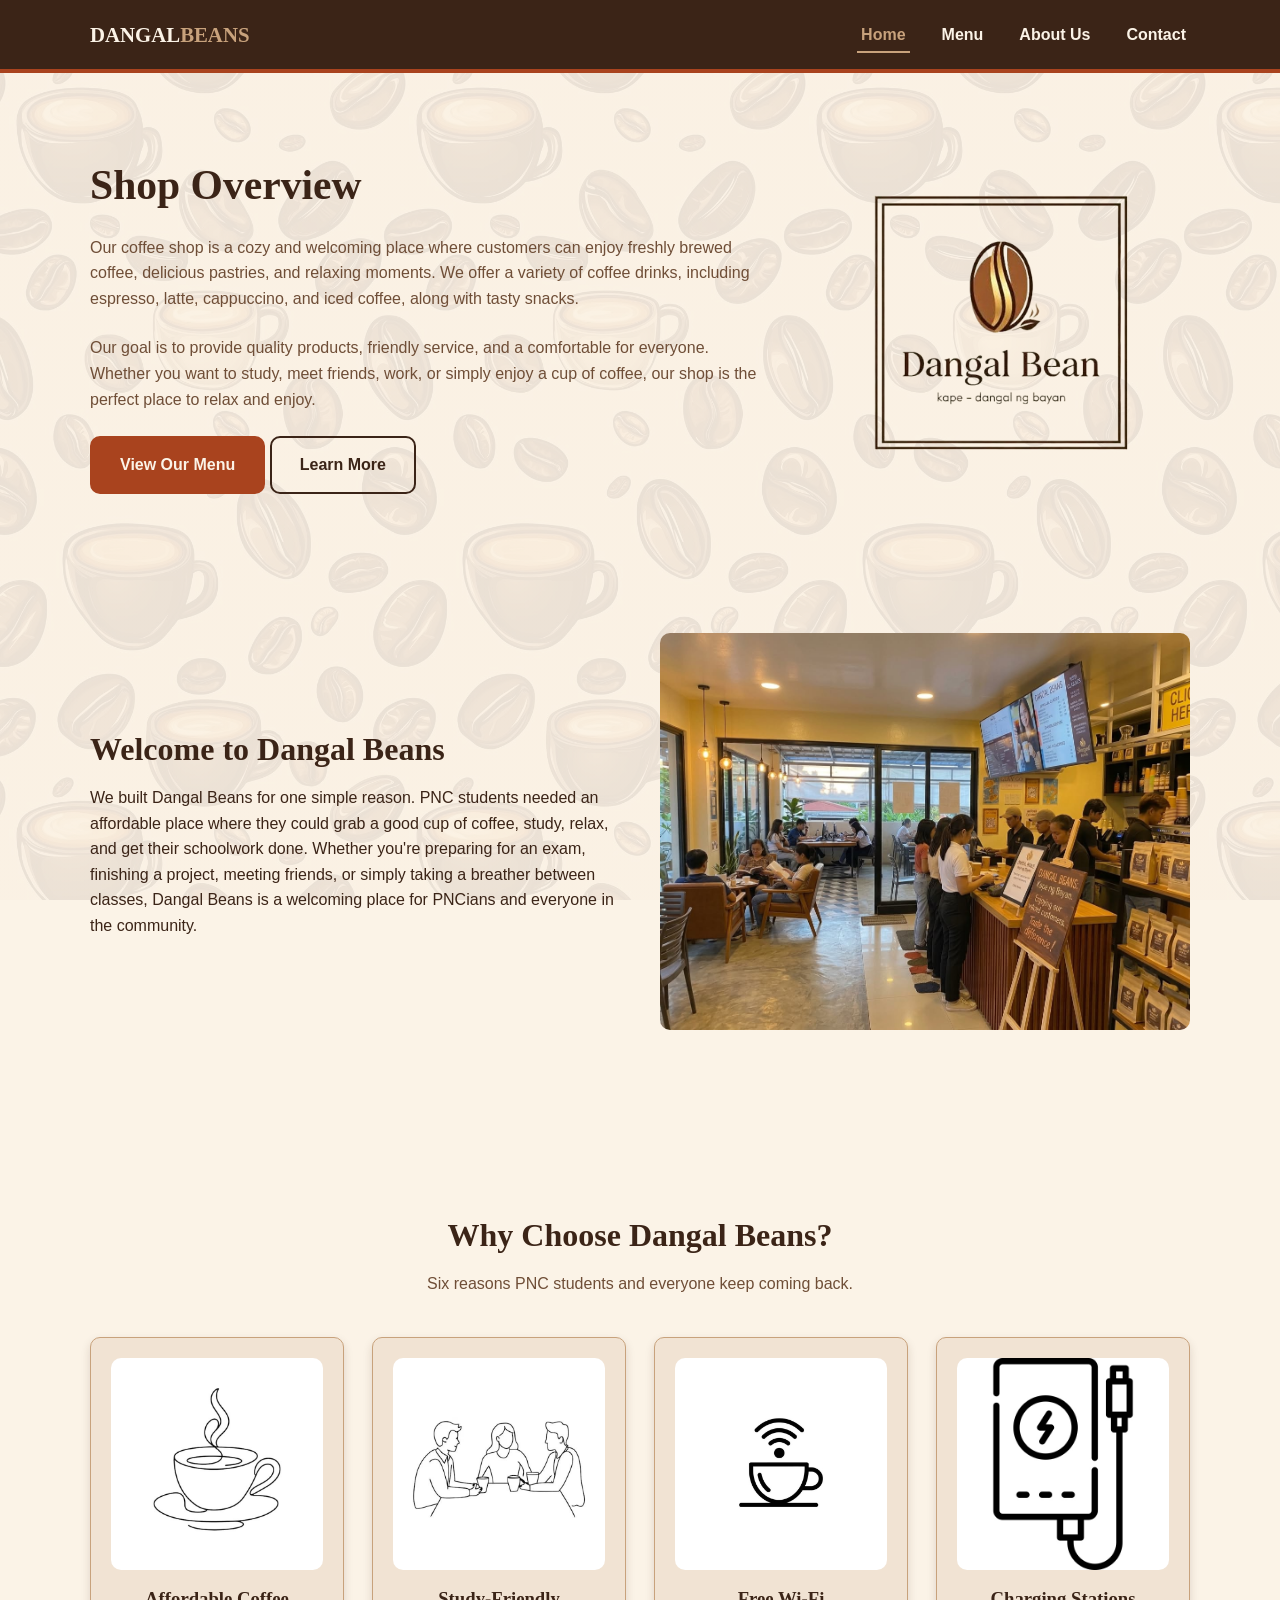
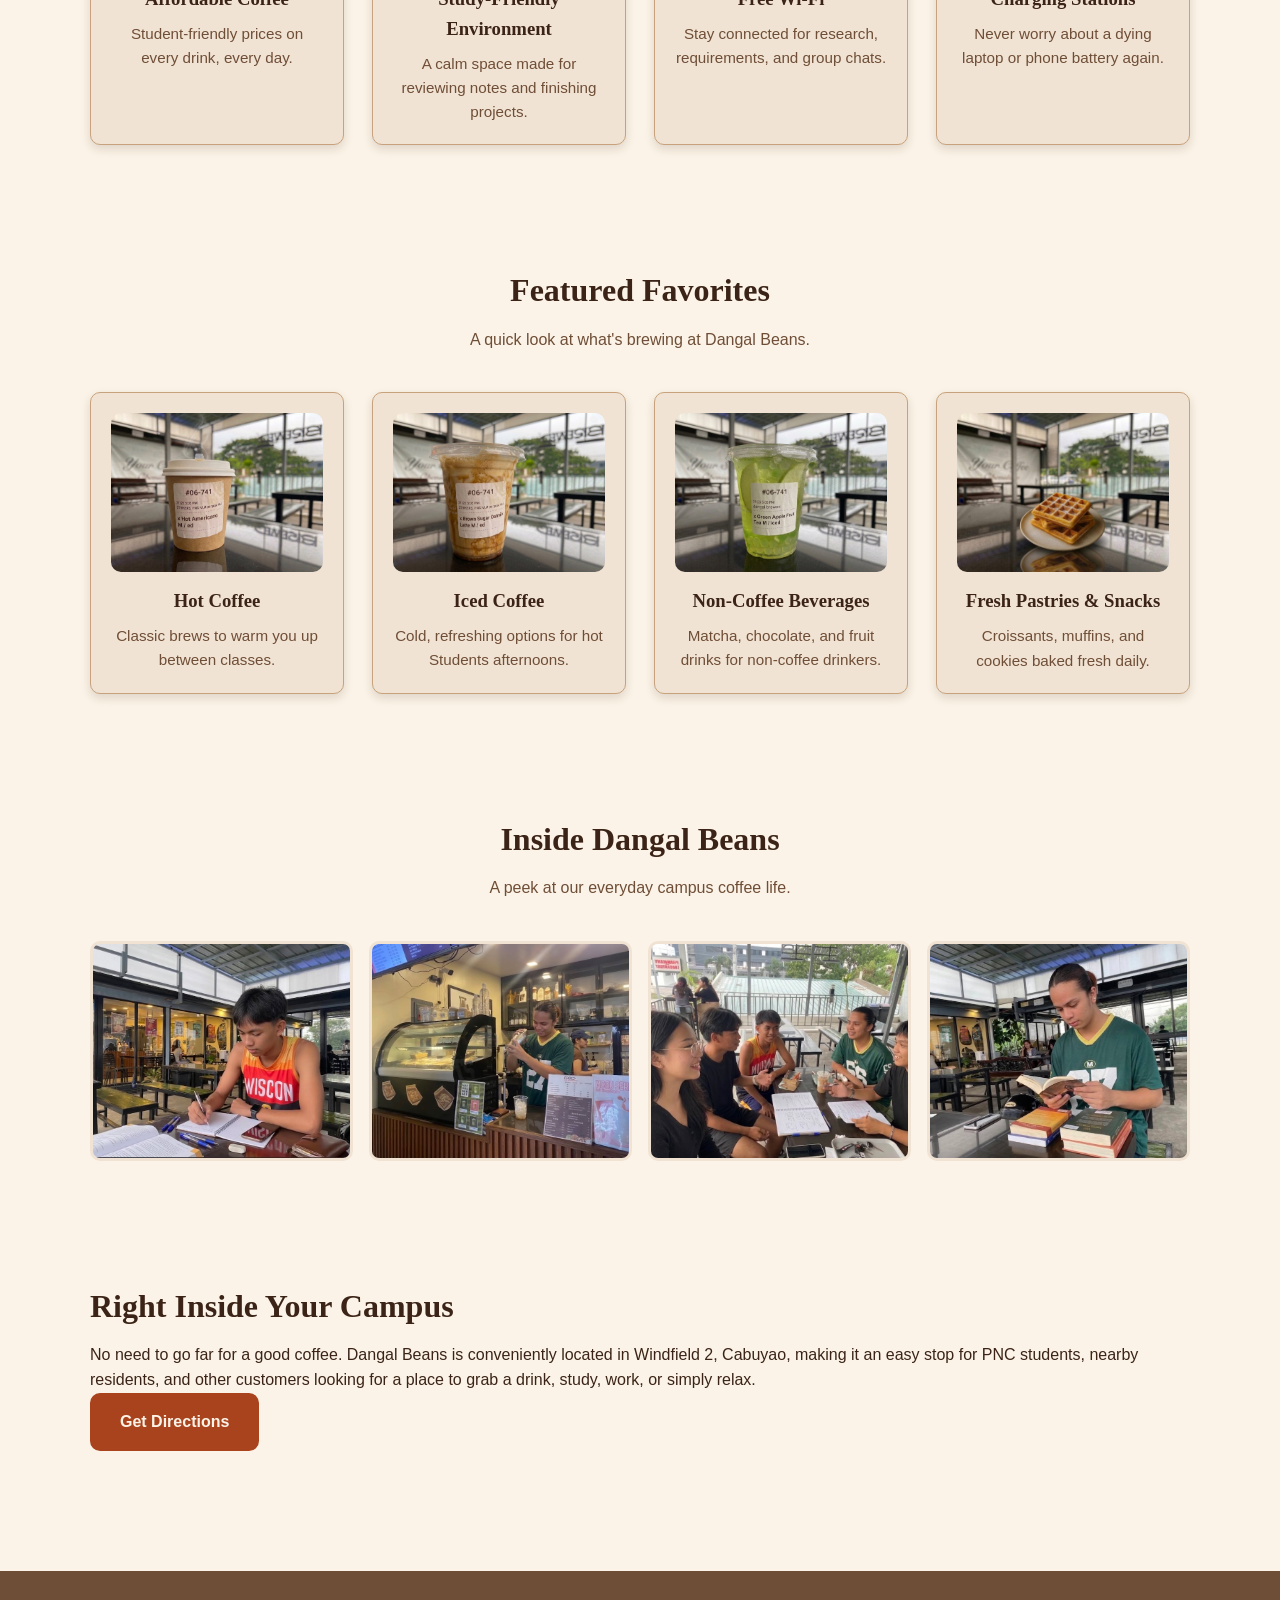
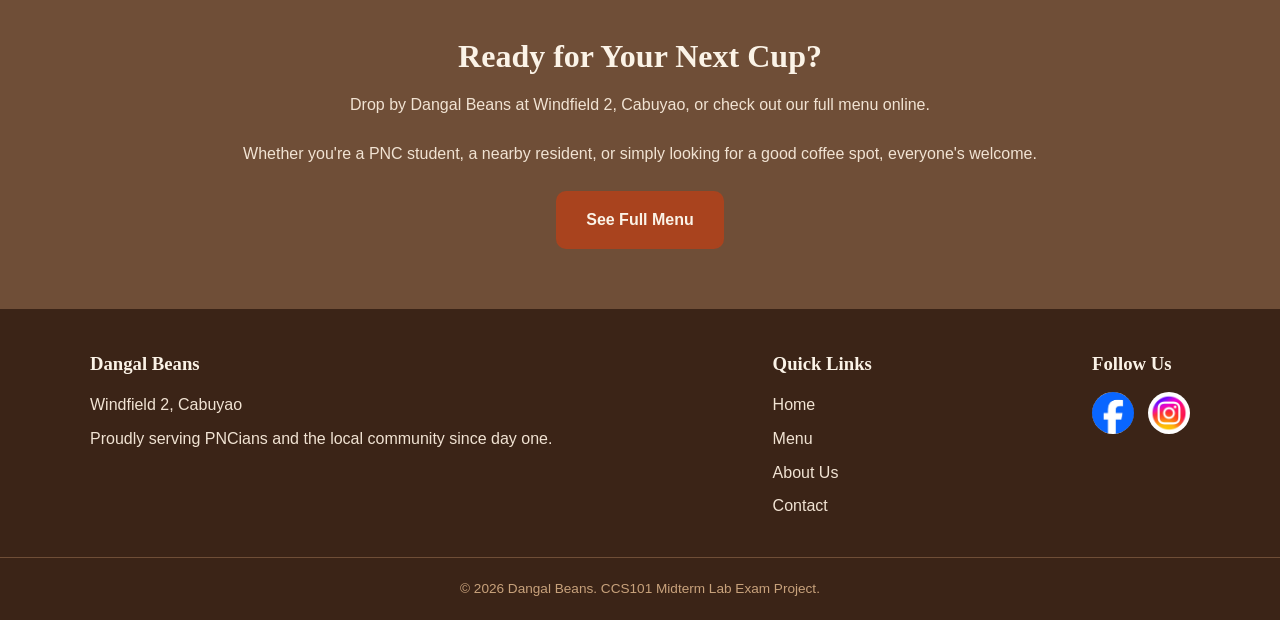
<file: index.html>
<!DOCTYPE html>
<html lang="en">
<head>
  <meta charset="UTF-8">
  <meta name="viewport" content="width=device-width, initial-scale=1.0">
  <title>Dangal Beans | Windfield 2, Cabuyao</title>
  <link rel="stylesheet" href="styles.css">
</head>
<body>

  <!-- HEADER & NAVIGATION -->
  <header>
    <div class="navbar">
      <div class="logo">DANGAL<span>BEANS</span></div> <!-- HEAD NAME-->
      <nav>
        <ul class="nav-links">
          <li><a href="index.html" class="active">Home</a></li>
          <li><a href="menu.html">Menu</a></li>
          <li><a href="about.html">About Us</a></li>
          <li><a href="contact.html">Contact</a></li>
        </ul>
      </nav>
    </div>
  </header>

  <main>

    <!-- ===== HERO SECTION ===== -->
    <section class="hero container">
      <div class="hero-text">
        <h1>Shop Overview</h1>
        <p>
          Our coffee shop is a cozy and welcoming place where customers can enjoy freshly brewed coffee, delicious pastries, and relaxing moments. We offer a variety of coffee drinks, including espresso, latte, cappuccino, and iced coffee, along with tasty snacks.
        </p>
        <p>
          Our goal is to provide quality products, friendly service, and a comfortable for everyone. Whether you want to study, meet friends, work, or simply enjoy a cup of coffee, our shop is the perfect place to relax and enjoy.
        </p>
        <a href="menu.html" class="btn">View Our Menu</a>
        <a href="about.html" class="btn btn-outline">Learn More</a>
      </div>
      <div class="hero-image">
        <img src="logonaminyan.png" alt="Logo of Coffee Shop">
      </div>
    </section>

    <!-- ===== SHORT INTRODUCTION ===== -->
    <section class="container">
      <div class="about-flex">
        <div class="about-text">
          <h2 style="text-align:left;">Welcome to Dangal Beans</h2>
          <p>
            We built Dangal Beans for one simple reason. PNC students needed an affordable place where they could grab a good cup of coffee, study, relax, and get their schoolwork done. Whether you're preparing for an exam, finishing a project, meeting friends, or simply taking a breather between classes, Dangal Beans is a welcoming place for PNCians and everyone in the community.
          </p>
        </div>
        <div class="about-image">
          <img src="interiorr.jpg" alt="Interior area of Dangal Beans">
        </div>
      </div>
    </section>

    <!-- ===== WHY CHOOSE US ===== -->
    <section class="container" id="why-choose-us">
      <h2>Why Choose Dangal Beans?</h2>
      <p class="section-subtitle">Six reasons PNC students and everyone keep coming back.</p>
      <div class="grid">
        <article class="card">
          <img src="affordable.jpg" alt="Icon representing affordable coffee prices for students">
          <h3>Affordable Coffee</h3>
          <p>Student-friendly prices on every drink, every day.</p>
        </article>
        <article class="card">
          <img src="student.jpg" alt="Icon representing a quiet study-friendly environment">
          <h3>Study-Friendly Environment</h3>
          <p>A calm space made for reviewing notes and finishing projects.</p>
        </article>
        <article class="card">
          <img src="wifi.jpg" alt="Icon representing free Wi-Fi available in the shop">
          <h3>Free Wi-Fi</h3>
          <p>Stay connected for research, requirements, and group chats.</p>
        </article>
        <article class="card">
          <img src="chargingstations.jpg" alt="Icon representing available charging stations for laptops and phones">
          <h3>Charging Stations</h3>
          <p>Never worry about a dying laptop or phone battery again.</p>
        </article>
      </div>
    </section>

    <!-- ===== FEATURED COFFEE ===== -->
    <section class="container" id="featured">
      <h2>Featured Favorites</h2>
      <p class="section-subtitle">A quick look at what's brewing at Dangal Beans.</p>
      <div class="grid">
        <article class="card">
          <img src="americano.jpg" alt="Cup of hot Americano">
          <h3>Hot Coffee</h3>
          <p>Classic brews to warm you up between classes.</p>
        </article>
        <article class="card">
          <img src="brownsugar.jpg" alt="Glass of iced coffee with milk at Dangal Beans">
          <h3>Iced Coffee</h3>
          <p>Cold, refreshing options for hot Students afternoons.</p>
        </article>
        <article class="card">
          <img src="greenapple.jpg" alt="Non-coffee beverage such as matcha or hot chocolate">
          <h3>Non-Coffee Beverages</h3>
          <p>Matcha, chocolate, and fruit drinks for non-coffee drinkers.</p>
        </article>
        <article class="card">
          <img src="waffle.jpg" alt="Tray of fresh pastries displayed at the counter">
          <h3>Fresh Pastries & Snacks</h3>
          <p>Croissants, muffins, and cookies baked fresh daily.</p>
        </article>
      </div>
    </section>

    <!-- ===== GALLERY ===== -->
    <section class="container" id="gallery">
      <h2>Inside Dangal Beans</h2>
      <p class="section-subtitle">A peek at our everyday campus coffee life.</p>
      <div class="gallery-grid">
        <img src="studying.jpg" alt="Student studying alone with coffee at a corner table">
        <img src="barista.jpg" alt="Barista preparing coffee at the counter">
        <img src="friends.jpg" alt="Group of friends chatting over coffee">
        <img src="reading.jpg" alt="Student reading a book in a quiet reading nook">
      </div>
    </section>

    <!-- ===== LOCATION TEASER ===== -->
    <section class="container">
      <div class="about-flex reverse">
        <div class="about-text">
          <h2 style="text-align:left;">Right Inside Your Campus</h2>
          <p>
            No need to go far for a good coffee. Dangal Beans is conveniently located in Windfield 2, Cabuyao, making it an easy stop for PNC students, nearby residents, and other customers looking for a place to grab a drink, study, work, or simply relax.
          </p>
          <a href="contact.html" class="btn">Get Directions</a>
        </div>
      </div>
    </section>

    <!-- ===== CALL TO ACTION ===== -->
    <section class="cta-banner">
      <h2>Ready for Your Next Cup?</h2>
      <p>Drop by Dangal Beans at Windfield 2, Cabuyao, or check out our full menu online.</p>
      <p>Whether you're a PNC student, a nearby resident, or simply looking for a good coffee spot, everyone's welcome.</p>
      <a href="menu.html" class="btn">See Full Menu</a>
    </section>

  </main>

  <!-- ===== FOOTER ===== -->
  <footer>
    <div class="footer-content">
      <div class="footer-col">
        <h3>Dangal Beans</h3>
        <p>Windfield 2, Cabuyao</p>
        <p>Proudly serving PNCians and the local community since day one.</p>
      </div>
      <div class="footer-col">
        <h3>Quick Links</h3>
        <a href="index.html">Home</a>
        <a href="menu.html">Menu</a>
        <a href="about.html">About Us</a>
        <a href="contact.html">Contact</a>
      </div>
      <div class="footer-col">
        <h3>Follow Us</h3>
        <div class="footer-social">
          <a href="https://www.facebook.com/jc.delrosario.9028" target="_blank" rel="noopener">
            <img src="fb.jpg" alt="Dangal Beans Facebook page link">
          </a>
          <a href="https://www.instagram.com/jcxzz.2" target="_blank" rel="noopener">
            <img src="ig.jpg" alt="Dangal Beans Instagram page link">
          </a>
        </div>
      </div>
    </div>
    <div class="footer-bottom">
      <p>&copy; 2026 Dangal Beans. CCS101 Midterm Lab Exam Project.</p>
    </div>
  </footer>

</body>
</html>
</file>
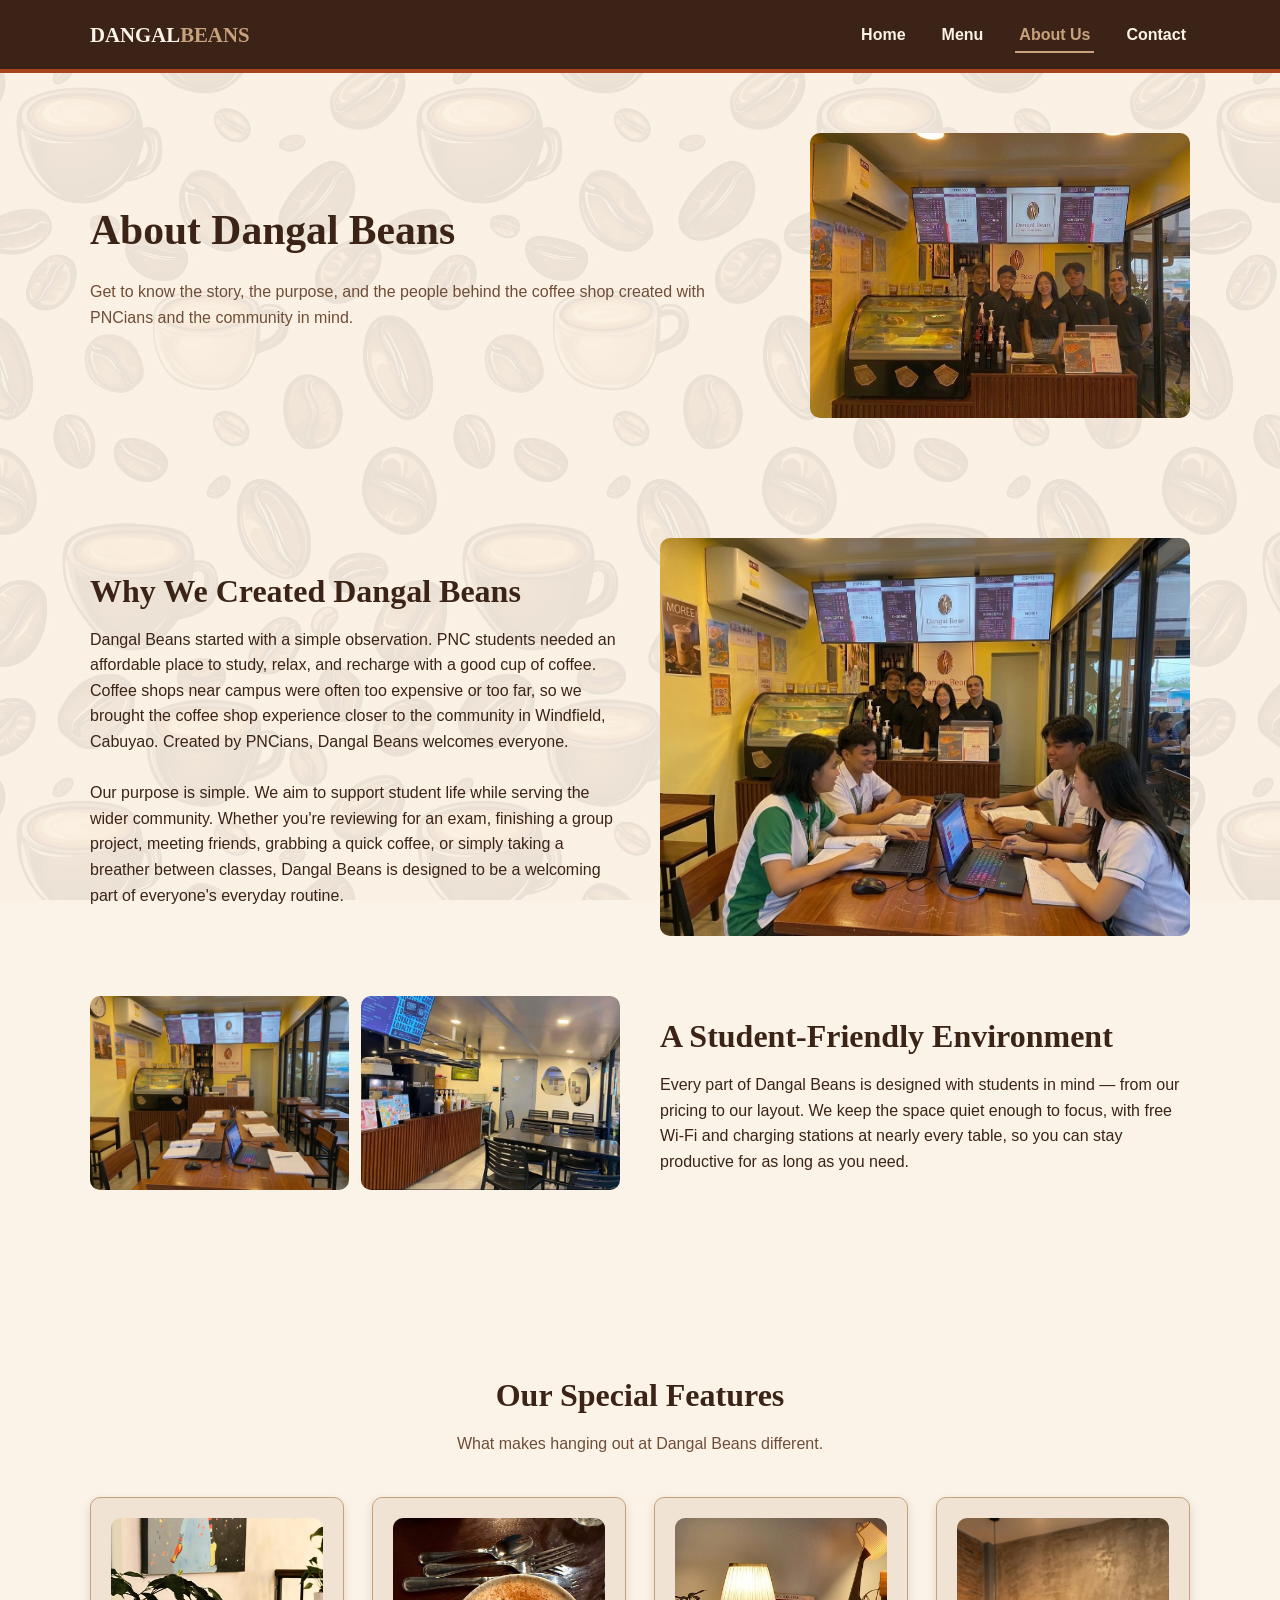
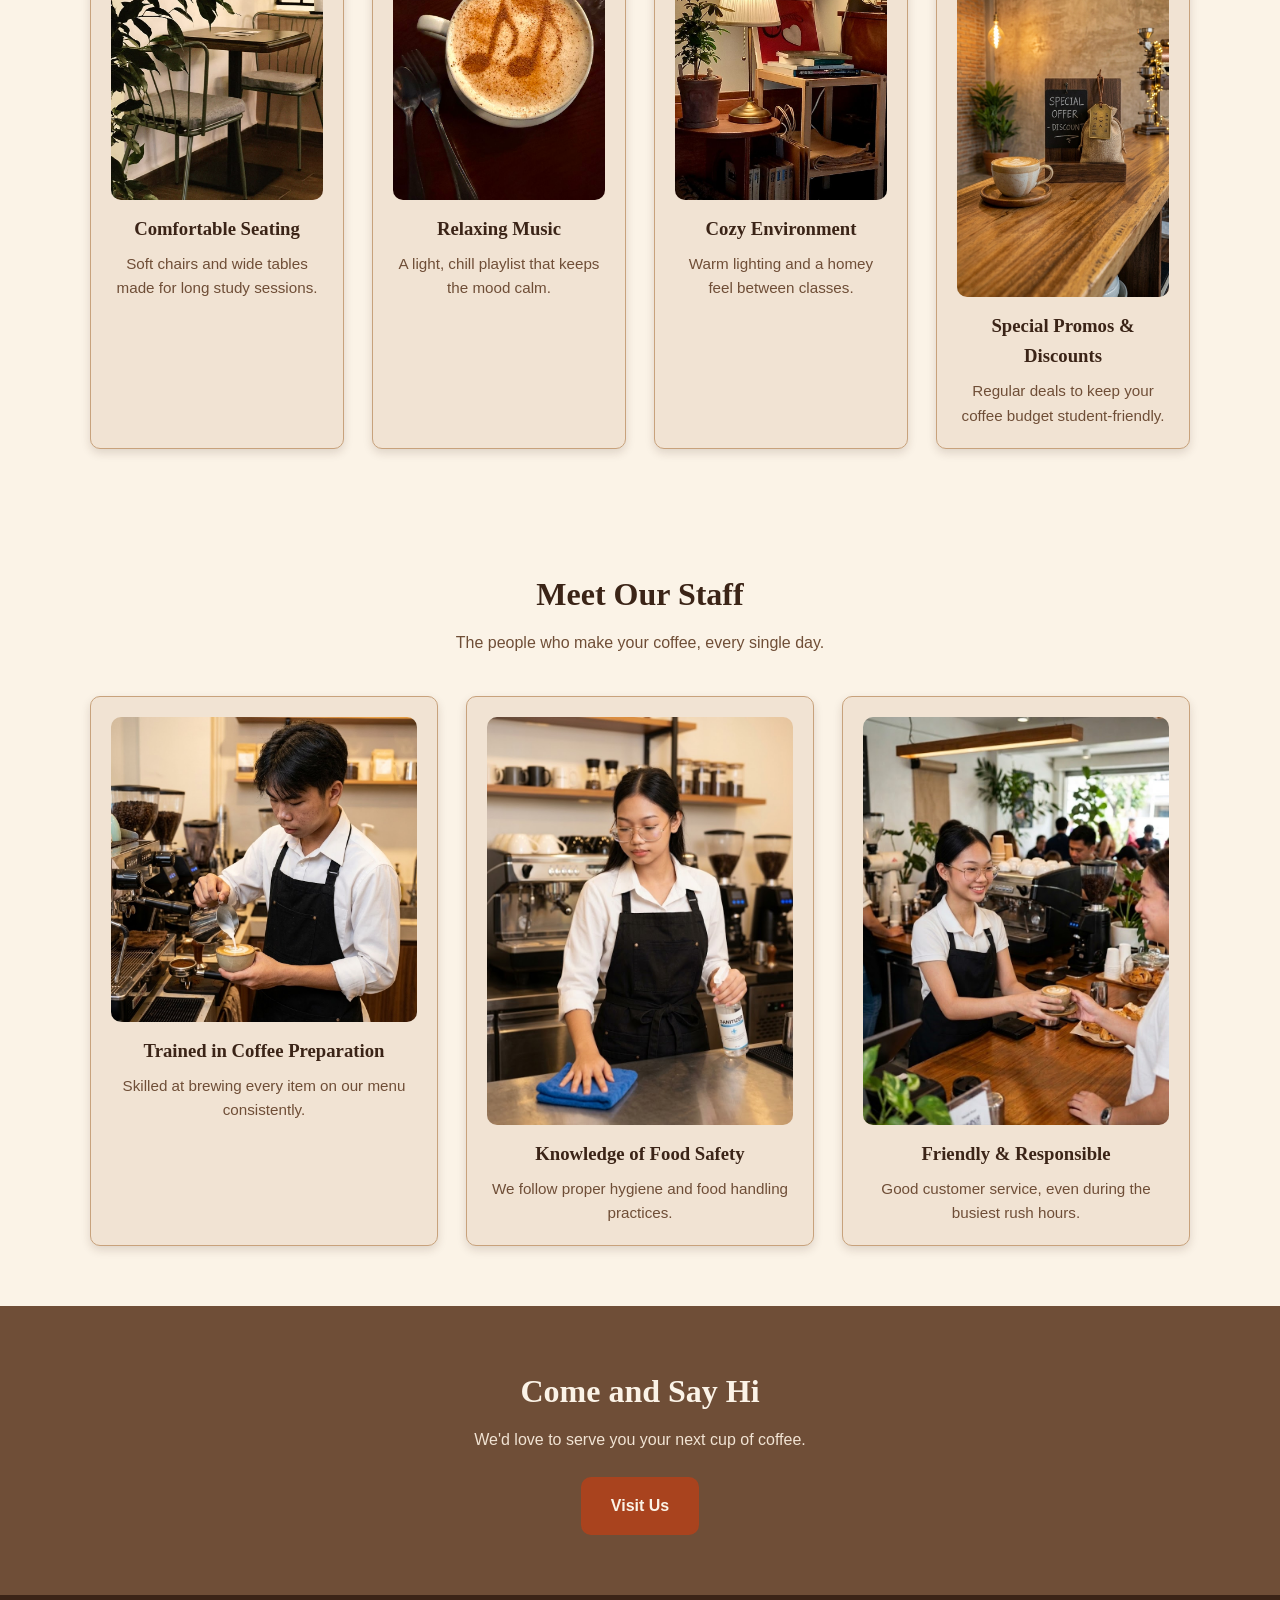
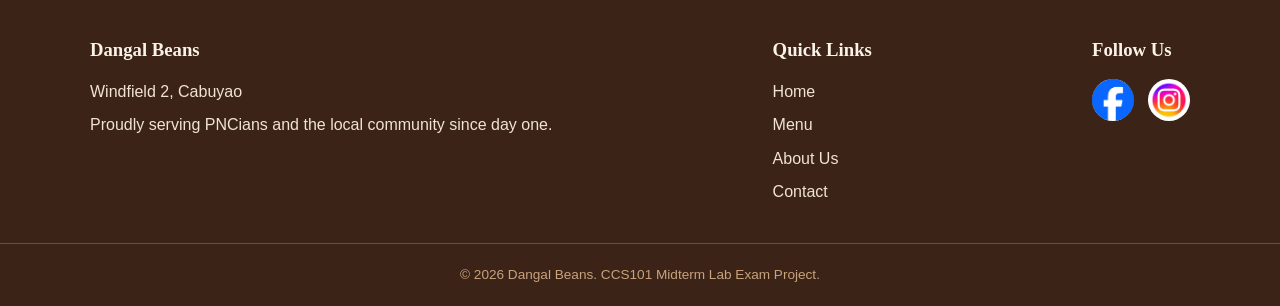
<file: about.html>
<!DOCTYPE html>
<html lang="en">
<head>
  <meta charset="UTF-8">
  <meta name="viewport" content="width=device-width, initial-scale=1.0">
  <title>About Us | Dangal Beans</title>
  <link rel="stylesheet" href="styles.css">
</head>
<body>

  <!-- ===== HEADER & NAVIGATION ===== -->
  <header>
    <div class="navbar">
      <div class="logo">DANGAL<span>BEANS</span></div>
      <nav>
        <ul class="nav-links">
          <li><a href="index.html">Home</a></li>
          <li><a href="menu.html">Menu</a></li>
          <li><a href="about.html" class="active">About Us</a></li>
          <li><a href="contact.html">Contact</a></li>
        </ul>
      </nav>
    </div>
  </header>

  <main>

    <!-- ===== PAGE HERO ===== -->
    <section class="hero container">
      <div class="hero-text">
        <h1>About Dangal Beans</h1>
        <p>
          Get to know the story, the purpose, and the people behind the coffee shop created with PNCians and the community in mind.
        </p>
      </div>
      <div class="hero-image">
        <img src="aboutdangalbeanss.jpg" alt="Dangal Beans team standing behind the counter">
      </div>
    </section>

    <!-- ===== OUR PURPOSE ===== -->
    <section class="container">
      <div class="about-flex">
        <div class="about-text">
          <h2 style="text-align:left;">Why We Created Dangal Beans</h2>
          <p>
            Dangal Beans started with a simple observation. PNC students needed an affordable place to study, relax, and recharge with a good cup of coffee. Coffee shops near campus were often too expensive or too far, so we brought the coffee shop experience closer to the community in Windfield, Cabuyao. Created by PNCians, Dangal Beans welcomes everyone.
          </p>
          <br>
          <p>
           Our purpose is simple. We aim to support student life while serving the wider community. Whether you're reviewing for an exam, finishing a group project, meeting friends, grabbing a quick coffee, or simply taking a breather between classes, Dangal Beans is designed to be a welcoming part of everyone's everyday routine.
          </p>
        </div>
        <div class="about-image">
          <img src="studentsitting.jpg" alt="Students sitting at study tables inside Dangal Beans">
        </div>
      </div>

      <!-- ===== STUDENT-FRIENDLY ENVIRONMENT ===== -->
      <div class="about-flex reverse">
        <div class="about-text">
          <h2 style="text-align:left;">A Student-Friendly Environment</h2>
          <p>
            Every part of Dangal Beans is designed with students in mind — from our
            pricing to our layout. We keep the space quiet enough to focus, with
            free Wi-Fi and charging stations at nearly every table, so you can
            stay productive for as long as you need.
          </p>
        </div>
        <div class="about-image">
          <div class="grid">
            <img src="setup.jpg" alt="Study tables with laptops set up inside Dangal Beans">
            <img src="comfychair.jpg" alt="Relaxing corner seating area with soft chairs">
          </div>
        </div>
      </div>
    </section>

    <!-- ===== OUR SPECIAL FEATURES ===== -->
    <section class="container" id="features">
      <h2>Our Special Features</h2>
      <p class="section-subtitle">What makes hanging out at Dangal Beans different.</p>
      <div class="grid">
        <article class="card">
          <img src="seatingarea.jpg" alt="Comfortable cushioned seating area">
          <h3>Comfortable Seating</h3>
          <p>Soft chairs and wide tables made for long study sessions.</p>
        </article>
        <article class="card">
          <img src="music.jpg" alt="Speaker playing relaxing background music">
          <h3>Relaxing Music</h3>
          <p>A light, chill playlist that keeps the mood calm.</p>
        </article>
        <article class="card">
          <img src="cozycorner.jpg" alt="Warm and cozy corner of the coffee shop">
          <h3>Cozy Environment</h3>
          <p>Warm lighting and a homey feel between classes.</p>
        </article>
        <article class="card">
          <img src="discount.jpg" alt="Promo board showing special discounts for students">
          <h3>Special Promos &amp; Discounts</h3>
          <p>Regular deals to keep your coffee budget student-friendly.</p>
        </article>
      </div>
    </section>

    <!-- ===== BARISTA QUALIFICATIONS ===== -->
    <section class="container" id="baristas">
      <h2>Meet Our Staff</h2>
      <p class="section-subtitle">The people who make your coffee, every single day.</p>
      <div class="grid">
        <article class="card">
          <img src="makingdrink.png" alt="Barista trained in coffee preparation making a drink">
          <h3>Trained in Coffee Preparation</h3>
          <p>Skilled at brewing every item on our menu consistently.</p>
        </article>
        <article class="card">
          <img src="baristaserving.png" alt="Barista following food safety practices in the kitchen">
          <h3>Knowledge of Food Safety</h3>
          <p>We follow proper hygiene and food handling practices.</p>
        </article>
        <article class="card">
          <img src="baristasmiling.png" alt="Barista smiling and serving a customer at the counter">
          <h3>Friendly &amp; Responsible</h3>
          <p>Good customer service, even during the busiest rush hours.</p>
        </article>
      </div>
    </section>

    <!-- ===== CTA ===== -->
    <section class="cta-banner">
      <h2>Come and Say Hi</h2>
      <p>We'd love to serve you your next cup of coffee.</p>
      <a href="contact.html" class="btn">Visit Us</a>
    </section>

  </main>

  <!-- ===== FOOTER ===== -->
  <footer>
    <div class="footer-content">
      <div class="footer-col">
        <h3>Dangal Beans</h3>
        <p>Windfield 2, Cabuyao</p>
        <p>Proudly serving PNCians and the local community since day one.</p>
      </div>
      <div class="footer-col">
        <h3>Quick Links</h3>
        <a href="index.html">Home</a>
        <a href="menu.html">Menu</a>
        <a href="about.html">About Us</a>
        <a href="contact.html">Contact</a>
      </div>
      <div class="footer-col">
        <h3>Follow Us</h3>
        <div class="footer-social">
          <a href="https://www.facebook.com/jc.delrosario.9028" target="_blank" rel="noopener">
            <img src="fb.jpg" alt="Strikers Coffee Shop Facebook page link">
          </a>
          <a href="https://www.instagram.com/jcxzz.2" target="_blank" rel="noopener">
            <img src="ig.jpg" alt="Strikers Coffee Shop Instagram page link">
          </a>
        </div>
      </div>
    </div>
    <div class="footer-bottom">
      <p>&copy; 2026 Dangal Beans. CCS101 Midterm Lab Exam Project.</p>
    </div>
  </footer>

</body>
</html>
</file>
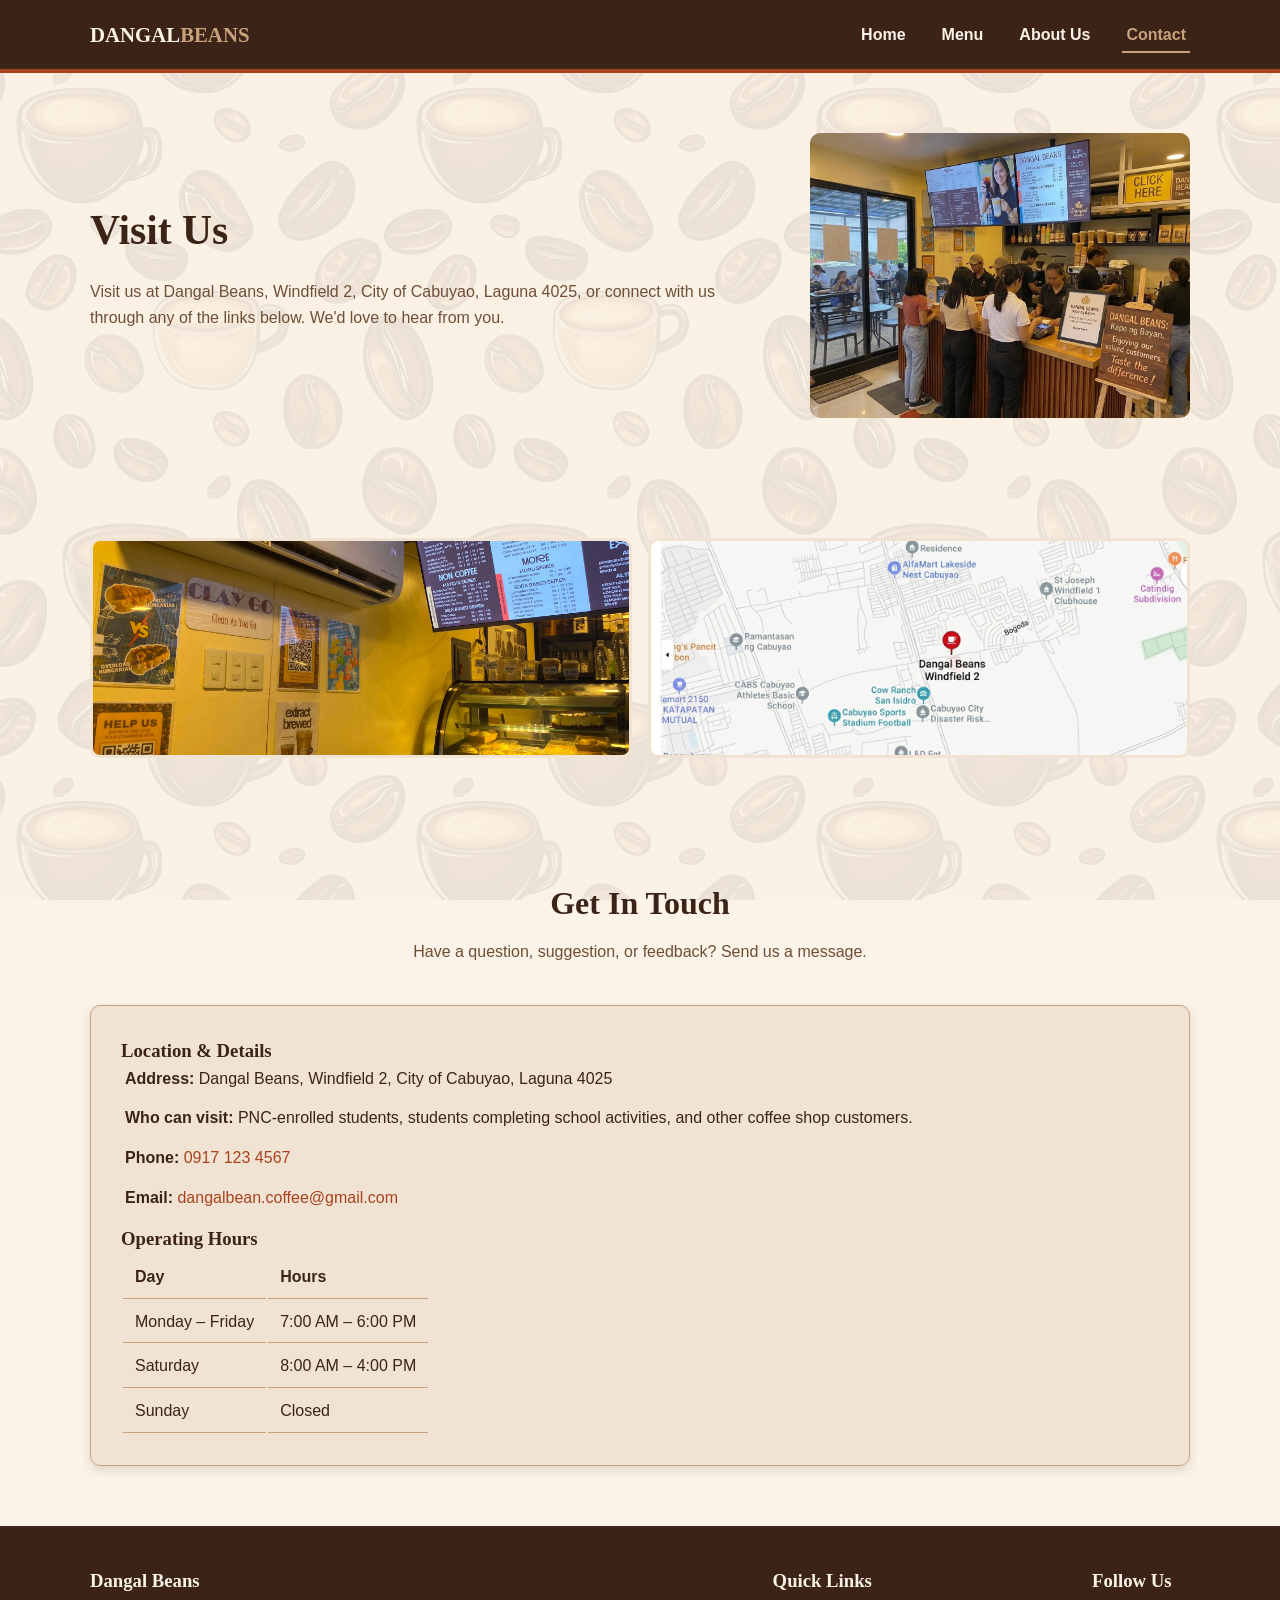
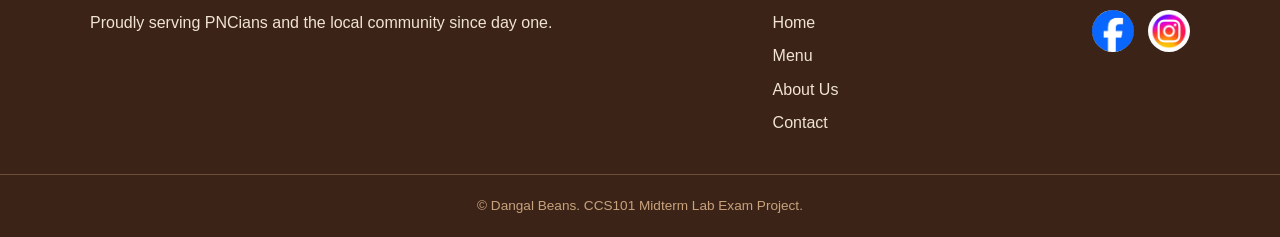
<file: contact.html>
<!DOCTYPE html>
<html lang="en">
<head>
  <meta charset="UTF-8">
  <meta name="viewport" content="width=device-width, initial-scale=1.0">
  <title>Contact | Dangal Beans</title>
  <link rel="stylesheet" href="styles.css">
</head>
<body>

  <!-- ===== HEADER & NAVIGATION ===== -->
  <header>
    <div class="navbar">
      <div class="logo">DANGAL<span>BEANS</span></div>
      <nav>
        <ul class="nav-links">
          <li><a href="index.html">Home</a></li>
          <li><a href="menu.html">Menu</a></li>
          <li><a href="about.html">About Us</a></li>
          <li><a href="contact.html" class="active">Contact</a></li>
        </ul>
      </nav>
    </div>
  </header>

  <main>

    <!-- ===== PAGE HERO ===== -->
    <section class="hero container">
      <div class="hero-text">
        <h1>Visit Us</h1>
        <p>
          Visit us at Dangal Beans, Windfield 2, City of Cabuyao, Laguna 4025, or connect with us through any of the links below. We'd love to hear from you.
        </p>
      </div>
      <div class="hero-image">
        <img src="welcome.jpg" alt="Front counter of Dangal Beans ready to welcome customers">
      </div>
    </section>

    <!-- ===== LOCATION PHOTOS ===== -->
    <section class="container">
      <div class="gallery-grid">
        <img src="frontcounter.jpg" alt="Storefront of Dangal Beans inside the Windfield, Cabuyao">
        <img src="dangalmaps.jpg" alt="Map marker showing Dangal Beans location at Windfield, Cabuyao">
      </div>
    </section>

    <!-- ===== CONTACT INFO + FORM ===== -->
    <section class="container">
      <h2>Get In Touch</h2>
      <p class="section-subtitle">Have a question, suggestion, or feedback? Send us a message.</p>

      <div class="contact-wrap">

        <!-- Contact Details -->
        <div class="contact-info">
          <h3>Location &amp; Details</h3>
          <ul>
            <li><strong>Address:</strong> Dangal Beans, Windfield 2, City of Cabuyao, Laguna 4025</li>
            <li><strong>Who can visit:</strong> PNC-enrolled students, students completing school activities, and other coffee shop customers.</li>
            <li><strong>Phone:</strong> <a href="tel:+639171234567">0917 123 4567</a></li>
            <li><strong>Email:</strong> <a href="mailto:dangalbean.coffee@gmail.com">dangalbean.coffee@gmail.com</a></li>
          </ul>

          <h3>Operating Hours</h3>
          <table class="operating-hours">
            <tr><th>Day</th><th>Hours</th></tr>
            <tr><td>Monday – Friday</td><td>7:00 AM – 6:00 PM</td></tr>
            <tr><td>Saturday</td><td>8:00 AM – 4:00 PM</td></tr>
            <tr><td>Sunday</td><td>Closed</td></tr>
          </table>
      </div>
    </section>

  </main>

  <!-- ===== FOOTER ===== -->
  <footer>
    <div class="footer-content">
      <div class="footer-col">
        <h3>Dangal Beans</h3>
        <p></p>
        <p>Proudly serving PNCians and the local community since day one.</p>
      </div>
      <div class="footer-col">
        <h3>Quick Links</h3>
        <a href="index.html">Home</a>
        <a href="menu.html">Menu</a>
        <a href="about.html">About Us</a>
        <a href="contact.html">Contact</a>
      </div>
      <div class="footer-col">
        <h3>Follow Us</h3>
        <div class="footer-social">
          <a href="https://www.facebook.com/jc.delrosario.9028" target="_blank" rel="noopener">
            <img src="fb.jpg" alt="Dangal Beans Facebook page link">
          </a>
          <a href="https://www.instagram.com/jcxzz.2" target="_blank" rel="noopener">
            <img src="ig.jpg" alt="Dangal Beans Facebook Instagram page link">
          </a>
        </div>
      </div>
    </div>
    <div class="footer-bottom">
      <p>&copy; Dangal Beans. CCS101 Midterm Lab Exam Project.</p>
    </div>
  </footer>

</body>
</html>
</file>
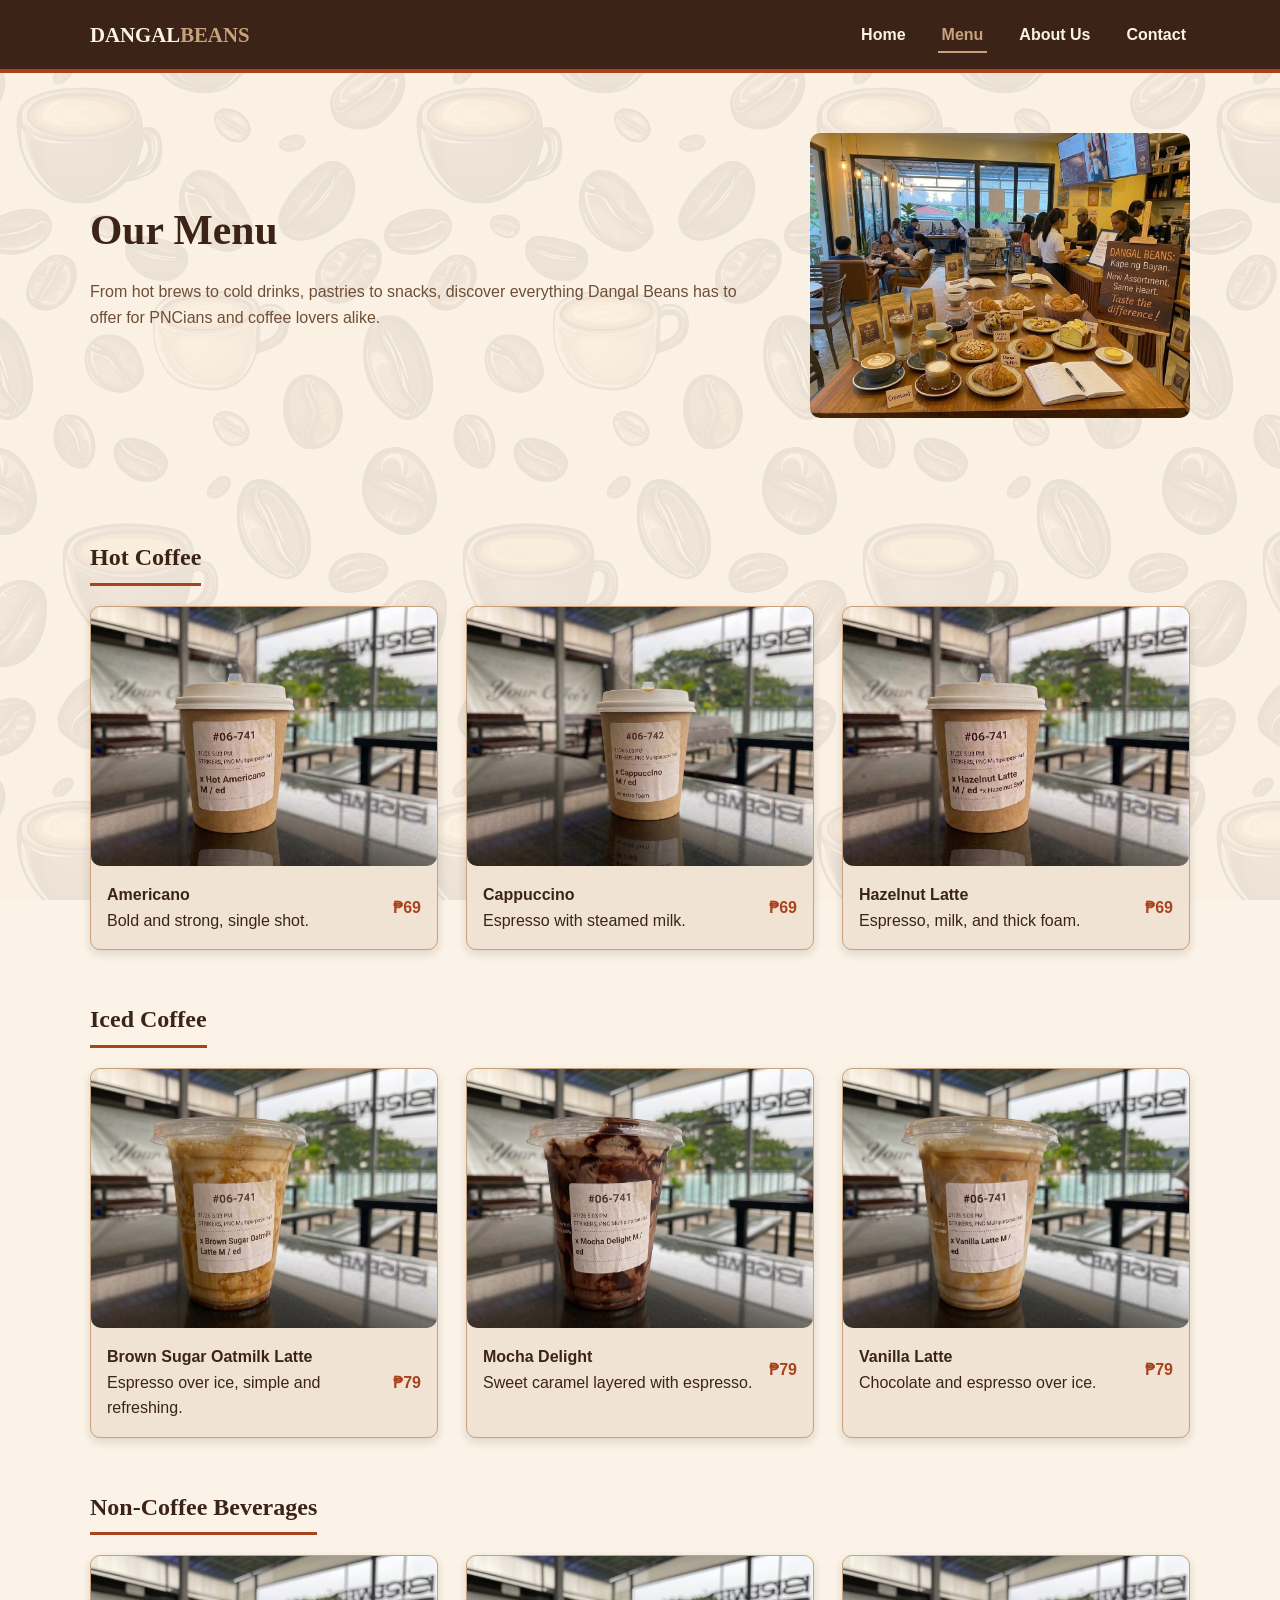
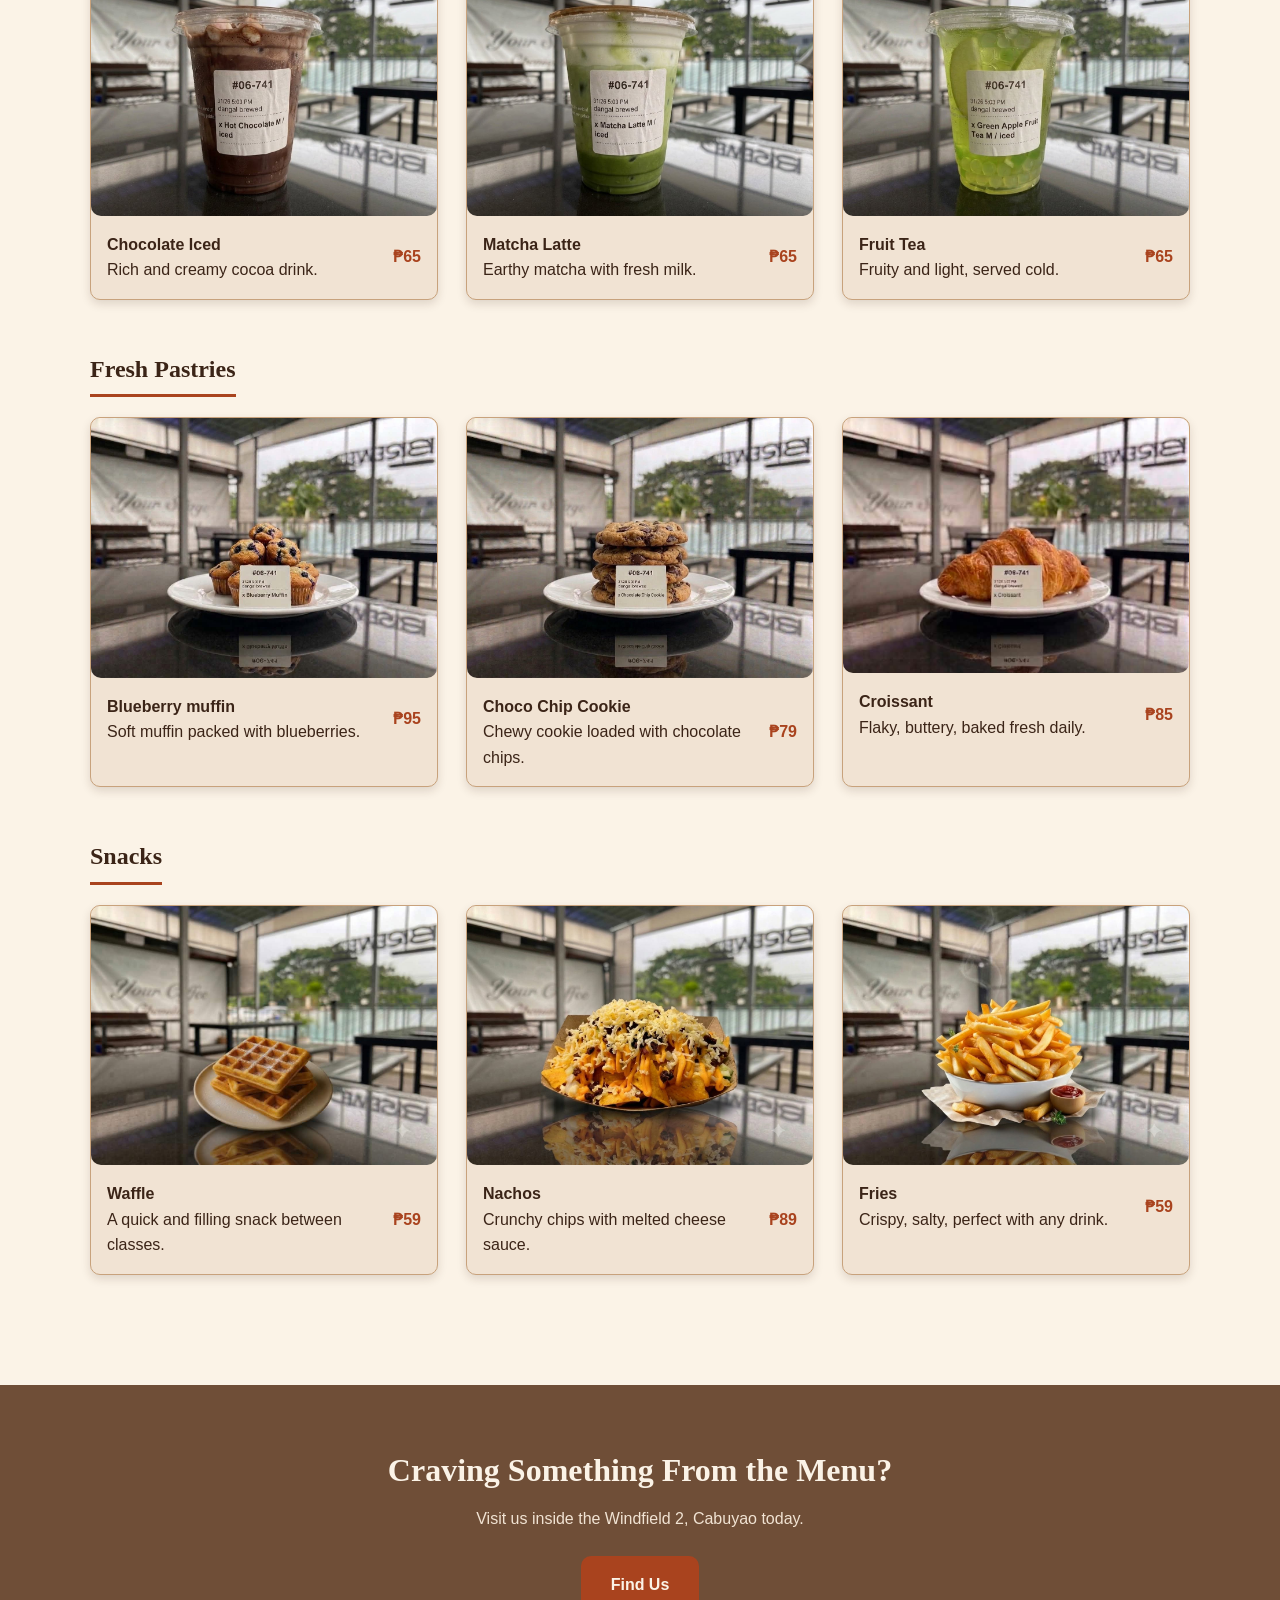
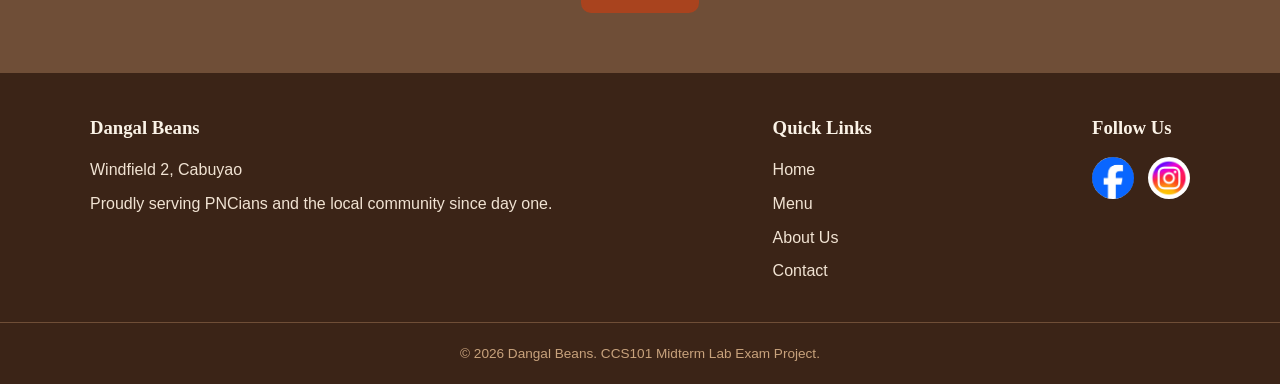
<file: menu.html>
<!DOCTYPE html>
<html lang="en">
<head>
  <meta charset="UTF-8">
  <meta name="viewport" content="width=device-width, initial-scale=1.0">
  <title>Menu | Dangal Beans</title>
  <link rel="stylesheet" href="styles.css">
</head>
<body>

  <!-- ===== HEADER & NAVIGATION ===== -->
  <header>
    <div class="navbar">
      <div class="logo">DANGAL<span>BEANS</span></div>
      <nav>
        <ul class="nav-links">
          <li><a href="index.html">Home</a></li>
          <li><a href="menu.html" class="active">Menu</a></li>
          <li><a href="about.html">About Us</a></li>
          <li><a href="contact.html">Contact</a></li>
        </ul>
      </nav>
    </div>
  </header>

  <main>

    <!-- ===== PAGE HERO ===== -->
    <section class="hero container">
      <div class="hero-text">
        <h1>Our Menu</h1>
        <p>
          From hot brews to cold drinks, pastries to snacks, discover everything Dangal Beans has to offer for PNCians and coffee lovers alike.
        </p>
      </div>
      <div class="hero-image">
        <img src="foodswdrinks.jpg" alt="Assorted coffee drinks and pastries laid out on a table">
      </div>
    </section>

    <!-- ===== HOT COFFEE ===== -->
    <section class="container">
      <div class="menu-category">
        <h3>Hot Coffee</h3>
        <div class="grid">
          <article class="menu-item">
            <img src="americano.jpg" alt="image of hot coffee americano">
            <div class="menu-item-info">
              <div>
                <h4>Americano</h4>
                <p>Bold and strong, single shot.</p>
              </div>
              <span class="price">₱69</span>
            </div>
          </article>
          <article class="menu-item">
            <img src="cappuccino.jpg" alt="image of hot cappuccino">
            <div class="menu-item-info">
              <div>
                <h4>Cappuccino</h4>
                <p>Espresso with steamed milk.</p>
              </div>
              <span class="price">₱69</span>
            </div>
          </article>
          <article class="menu-item">
            <img src="hazelnut.jpg" alt="image of hazelnut latte">
            <div class="menu-item-info">
              <div>
                <h4>Hazelnut Latte</h4>
                <p>Espresso, milk, and thick foam.</p>
              </div>
              <span class="price">₱69</span>
            </div>
          </article>
        </div>
      </div>

      <!-- ===== ICED COFFEE ===== -->
      <div class="menu-category">
        <h3>Iced Coffee</h3>
        <div class="grid">
          <article class="menu-item">
            <img src="brownsugar.jpg" alt="images error">
            <div class="menu-item-info">
              <div>
                <h4>Brown Sugar Oatmilk Latte</h4>
                <p>Espresso over ice, simple and refreshing.</p>
              </div>
              <span class="price">₱79</span>
            </div>
          </article>
          <article class="menu-item">
            <img src="mocha delight.jpg" alt="images error">
            <div class="menu-item-info">
              <div>
                <h4>Mocha Delight</h4>
                <p>Sweet caramel layered with espresso.</p>
              </div>
              <span class="price">₱79</span>
            </div>
          </article>
          <article class="menu-item">
            <img src="vanilla latte.jpg" alt="images error">
            <div class="menu-item-info">
              <div>
                <h4>Vanilla Latte</h4>
                <p>Chocolate and espresso over ice.</p>
              </div>
              <span class="price">₱79</span>
            </div>
          </article>
        </div>
      </div>

      <!-- ===== NON-COFFEE BEVERAGES ===== -->
      <div class="menu-category">
        <h3>Non-Coffee Beverages</h3>
        <div class="grid">
          <article class="menu-item">
            <img src="chocolateiced.jpg" alt="error image">
            <div class="menu-item-info">
              <div>
                <h4>Chocolate Iced</h4>
                <p>Rich and creamy cocoa drink.</p>
              </div>
              <span class="price">₱65</span>
            </div>
          </article>
          <article class="menu-item">
            <img src="matchalatte.jpg" alt="error image">
            <div class="menu-item-info">
              <div>
                <h4>Matcha Latte</h4>
                <p>Earthy matcha with fresh milk.</p>
              </div>
              <span class="price">₱65</span>
            </div>
          </article>
          <article class="menu-item">
            <img src="greenapple.jpg" alt="error image">
            <div class="menu-item-info">
              <div>
                <h4>Fruit Tea</h4>
                <p>Fruity and light, served cold.</p>
              </div>
              <span class="price">₱65</span>
            </div>
          </article>
        </div>
      </div>

      <!-- ===== FRESH PASTRIES ===== -->
      <div class="menu-category">
        <h3>Fresh Pastries</h3>
        <div class="grid">
          <article class="menu-item">
            <img src="bluberrymuffin.jpg" alt="Blueberry muffin on a plate">
            <div class="menu-item-info">
              <div>
                <h4>Blueberry muffin</h4>
                <p>Soft muffin packed with blueberries.</p>
              </div>
              <span class="price">₱95</span>
            </div>
          </article>
          <article class="menu-item">
            <img src="chocolatechip.jpg" alt="Chocolate chip cookie on a plate">
            <div class="menu-item-info">
              <div>
                <h4>Choco Chip Cookie</h4>
                <p>Chewy cookie loaded with chocolate chips.</p>
              </div>
              <span class="price">₱79</span>
            </div>
          </article>
          <article class="menu-item">
            <img src="croisantt.jpg" alt="Freshly baked butter croissant">
            <div class="menu-item-info">
              <div>
                <h4>Croissant</h4>
                <p>Flaky, buttery, baked fresh daily.</p>
              </div>
              <span class="price">₱85</span>
            </div>
          </article>
        </div>
      </div>

      <!-- ===== SNACKS ===== -->
      <div class="menu-category">
        <h3>Snacks</h3>
        <div class="grid">
          <article class="menu-item">
            <img src="waffle.jpg" alt="Ham and cheese sandwich cut in half">
            <div class="menu-item-info">
              <div>
                <h4>Waffle</h4>
                <p>A quick and filling snack between classes.</p>
              </div>
              <span class="price">₱59</span>
            </div>
          </article>
          <article class="menu-item">
            <img src="nachos.jpg" alt="Plate of nachos with cheese sauce">
            <div class="menu-item-info">
              <div>
                <h4>Nachos</h4>
                <p>Crunchy chips with melted cheese sauce.</p>
              </div>
              <span class="price">₱89</span>
            </div>
          </article>
          <article class="menu-item">
            <img src="fries.jpg" alt="Basket of crispy fries">
            <div class="menu-item-info">
              <div>
                <h4>Fries</h4>
                <p>Crispy, salty, perfect with any drink.</p>
              </div>
              <span class="price">₱59</span>
            </div>
          </article>
        </div>
      </div>
    </section>

    <!-- ===== CTA ===== -->
    <section class="cta-banner">
      <h2>Craving Something From the Menu?</h2>
      <p>Visit us inside the Windfield 2, Cabuyao today.</p>
      <a href="contact.html" class="btn">Find Us</a>
    </section>

  </main>

  <!-- ===== FOOTER ===== -->
  <footer>
    <div class="footer-content">
      <div class="footer-col">
        <h3>Dangal Beans</h3>
        <p>Windfield 2, Cabuyao</p>
        <p>Proudly serving PNCians and the local community since day one.</p>
      </div>
      <div class="footer-col">
        <h3>Quick Links</h3>
        <a href="index.html">Home</a>
        <a href="menu.html">Menu</a>
        <a href="about.html">About Us</a>
        <a href="contact.html">Contact</a>
      </div>
      <div class="footer-col">
        <h3>Follow Us</h3>
        <div class="footer-social">
          <a href="https://www.facebook.com/jc.delrosario.9028" target="_blank" rel="noopener">
            <img src="fb.jpg" alt="Dangal Beans Facebook page link">
          </a>
          <a href="https://www.instagram.com/jcxzz.2" target="_blank" rel="noopener">
            <img src="ig.jpg" alt="Dangal Beans Instagram page link">
          </a>
        </div>
      </div>
    </div>
    <div class="footer-bottom">
      <p>&copy; 2026 Dangal Beans. CCS101 Midterm Lab Exam Project.</p>
    </div>
  </footer>

</body>
</html>
</file>
<file: styles.css>
/* =========================================================
   Dangal Beans styles.css ^_^
   OUR STYLESHEET
   ========================================================= */

/* 1. CSS VARIABLES (we used 6 color palette) */
:root {
  --color-dark: #3b2417;      /* espresso brown - headers, text */
  --color-medium: #6f4e37;    /* medium roast brown - nav, buttons */
  --color-light: #c8a27c;     /* latte brown - borders, hover */
  --color-cream: #fbf3e7;     /* cream - page background */
  --color-cream-dark: #f1e3d3;/* beige - card background */
  --color-accent: #a9431e;    /* terracotta - buttons, highlights */

  --font-heading: "Georgia", "Times New Roman", serif;
  --font-body: "Segoe UI", Verdana, Arial, sans-serif;

  --radius: 10px;
  --shadow: 0 4px 10px rgba(59, 36, 23, 0.15);
}


/* 2. RESET*/
* {
  margin: 0;
  padding: 0;
  box-sizing: border-box; /* border & padding are counted inside the width */
}

body {
  font-family: var(--font-body);
  color: var(--color-dark);
  line-height: 1.6;

  /* background image*/
  background-color: var(--color-cream); /* fallback while the image loads */
  background-image:
    linear-gradient(rgba(251, 243, 231, 0.92), rgba(251, 243, 231, 0.92)),
    url("kapeben.jpg");
  background-repeat: repeat;      
  background-size: 400px;         
  background-attachment: fixed;   /* texture stays while scrolling  */
}

img {
  max-width: 100%;   
  display: block;
  border-radius: var(--radius);
}

a {
  text-decoration: none;
  color: var(--color-accent);
}

ul {
  list-style: none;
}

.container {
  width: 90%;
  max-width: 1100px;
  margin: 0 auto; 
  padding: 60px 0;
}

h1, h2, h3 {
  font-family: var(--font-heading);
  color: var(--color-dark);
}

h2 {
  font-size: 2rem;
  margin-bottom: 10px;
  text-align: center;
}

.section-subtitle {
  text-align: center;
  color: var(--color-medium);
  max-width: 600px;
  margin: 0 auto 40px auto;
}

/* 3. HEADER & NAVIGATION (Flexbox)*/
header {
  background-color: var(--color-dark);
  border-bottom: 4px solid var(--color-accent);
  position: sticky;
  top: 0;
  z-index: 10;
}

.navbar {
  display: flex;                 
  justify-content: space-between;
  align-items: center;
  width: 90%;
  max-width: 1100px;
  margin: 0 auto;
  padding: 18px 0;                /* box model: padding */
}

.logo {
  color: var(--color-cream);
  font-family: var(--font-heading);
  font-size: 1.3rem;
  font-weight: bold;
}

.logo span {
  color: var(--color-light);
}

.nav-links {
  display: flex;         /* FLEXBOX layout for our menu*/
  gap: 28px;
}

.nav-links a {
  color: var(--color-cream);
  font-weight: bold;
  padding: 8px 4px;
  border-bottom: 2px solid transparent; 
  transition: 0.25s ease;
}

/* PSEUDO-CLASS for navigation links */
.nav-links a:hover,
.nav-links a.active {
  color: var(--color-light);
  border-bottom: 2px solid var(--color-light);
}

/* 4. HERO SECTION*/
.hero {
  display: flex;                
  flex-wrap: wrap;
  align-items: center;
  gap: 40px;
  width: 90%;
  max-width: 1100px;
  margin: 0 auto;
  padding: 60px 0;
}

.hero-text {
  flex: 1 1 400px;  
}

.hero-image {
  flex: 1 1 100px;
}

.hero-text h1 {
  font-size: 2.6rem;
  margin-bottom: 16px;
}

.hero-text p {
  margin-bottom: 24px;
  color: var(--color-medium);
}

.btn {
  display: inline-block;
  background-color: var(--color-accent);
  color: var(--color-cream);
  padding: 14px 28px;            
  border: 2px solid var(--color-accent); 
  border-radius: var(--radius);
  font-weight: bold;
  transition: 0.25s ease;
}

/* hover effect on buttons */
.btn:hover {
  background-color: transparent;
  color: var(--color-accent);
  transform: scale(1.05);
}

.btn-outline {
  background-color: transparent;
  color: var(--color-dark);
  border: 2px solid var(--color-dark);
}

.btn-outline:hover {
  background-color: var(--color-dark);
  color: var(--color-cream);
}

/* -
   5. GENERIC CARD GRID (CSS Grid)- */
.grid {
  display: grid;                                 
  grid-template-columns: repeat(auto-fit, minmax(220px, 1fr));
  gap: 28px;
}

.card {
  background-color: var(--color-cream-dark);
  border: 1px solid var(--color-light);  
  border-radius: var(--radius);
  padding: 20px;                         
  box-shadow: var(--shadow);
  text-align: center;
  transition: 0.25s ease;
}

/* PSEUDO-CLASS for hover effect on cards */
.card:hover {
  transform: translateY(-6px);
  box-shadow: 0 10px 18px rgba(59, 36, 23, 0.25);
  border-color: var(--color-accent);
}

.card img {
  margin-bottom: 14px;
}

.card h3 {
  margin-bottom: 8px;
}

.card p {
  color: var(--color-medium);
  font-size: 0.95rem;
}

/* 6. GALLERY (CSS Grid)*/
.gallery-grid {
  display: grid;
  grid-template-columns: repeat(auto-fit, minmax(240px, 1fr));
  gap: 16px;
}

.gallery-grid img {
  width: 100%;
  height: 220px;
  object-fit: cover;
  border: 3px solid var(--color-cream-dark); 
  transition: 0.25s ease;
}

.gallery-grid img:hover {
  border-color: var(--color-accent);
  transform: scale(1.03);
}

/*  7. CALL TO ACTION BANNER*/
.cta-banner {
  background-color: var(--color-medium);
  color: var(--color-cream);
  text-align: center;
  padding: 60px 20px;   
}

.cta-banner h2 {
  color: var(--color-cream);
}

.cta-banner p {
  margin-bottom: 24px;
  color: var(--color-cream-dark);
}

/* 8. MENU PAGE*/
.menu-category {
  margin-bottom: 50px;
}

.menu-category h3 {
  font-size: 1.5rem;
  border-bottom: 3px solid var(--color-accent); 
  display: inline-block;
  padding-bottom: 6px;               
  margin-bottom: 20px;
}

.menu-item {
  background-color: var(--color-cream-dark);
  border: 1px solid var(--color-light);
  border-radius: var(--radius);
  overflow: hidden;
  box-shadow: var(--shadow);
  transition: 0.25s ease;
}

.menu-item:hover {
  transform: translateY(-4px);
}

.menu-item-info {
  padding: 16px;               
  display: flex;               
  justify-content: space-between;
  align-items: center;
}

.menu-item-info .price {
  color: var(--color-accent);
  font-weight: bold;
}

/* 9. ABOUT PAGE */
.about-flex {
  display: flex;
  flex-wrap: wrap;
  align-items: center;
  gap: 40px;
  margin-bottom: 60px;
}

.about-flex.reverse {
  flex-direction: row-reverse;
}

.about-flex .about-text {
  flex: 1 1 400px;
}

.about-flex .about-image {
  flex: 1 1 400px;
}

.about-image .grid {
  gap: 12px;
}

/* 10. CONTACT PAGE*/
.contact-wrap {
  display: flex;
  justify-content: center;
}

.contact-info {
  width: 100%;
  max-width: 1100px;
  background-color: var(--color-cream-dark);
  border: 1px solid var(--color-light);
  border-radius: var(--radius);
  padding: 30px;
  box-shadow: var(--shadow);
}

.contact-info ul li {
  margin-bottom: 14px;
  padding-left: 4px;
}

.contact-info a:hover {
  color: var(--color-dark);
  text-decoration: underline;
}

.contact-form label {
  display: block;
  font-weight: bold;
  margin-bottom: 6px;
  margin-top: 16px;
}

.contact-form input,
.contact-form textarea {
  width: 100%;
  padding: 10px;                          
  border: 1px solid var(--color-light); 
  border-radius: 6px;
  font-family: var(--font-body);
  background-color: var(--color-cream);
}

.contact-form input:hover,
.contact-form textarea:hover {
  border-color: var(--color-accent);
}

.contact-form button {
  margin-top: 20px;
  border: none;
  cursor: pointer;
  font-family: var(--font-body);
  font-size: 1rem;
}

.operating-hours td,
.operating-hours th {
  text-align: left;
  padding: 8px 12px;
  border-bottom: 1px solid var(--color-light);
}

/* FOOTER*/
footer {
  background-color: var(--color-dark);
  color: var(--color-cream-dark);
  padding: 40px 0 20px 0;
}

.footer-content {
  width: 90%;
  max-width: 1100px;
  margin: 0 auto;
  display: flex;              
  flex-wrap: wrap;
  justify-content: space-between;
  gap: 30px;
}

.footer-col h3 {
  color: var(--color-cream);
  margin-bottom: 14px;
}

.footer-col p,
.footer-col a {
  color: var(--color-cream-dark);
  display: block;
  margin-bottom: 8px;
}

.footer-col a:hover {
  color: var(--color-light);
}

.footer-social {
  display: flex;
  gap: 14px;
  margin-top: 10px;
}

.footer-social img {
  width: 42px;
  height: 42px;
  border-radius: 50%;
  transition: 0.25s ease;
}

.footer-social img:hover {
  transform: scale(1.1);
}

.footer-bottom {
  text-align: center;
  margin-top: 30px;
  padding-top: 20px;
  border-top: 1px solid var(--color-medium); /* box model: border */
  font-size: 0.85rem;
  color: var(--color-light);
}

/* 12. RESPONSIVE DESIGN (media queries)*/
@media (max-width: 700px) {
  .navbar {
    flex-direction: column;
    gap: 14px;
  }

  .nav-links {
    gap: 18px;
    flex-wrap: wrap;
    justify-content: center;
  }

  .hero {
    text-align: center;
  }

  .about-flex.reverse {
    flex-direction: row; 
  }

  h2 {
    font-size: 1.6rem;
  }
}
</file>
